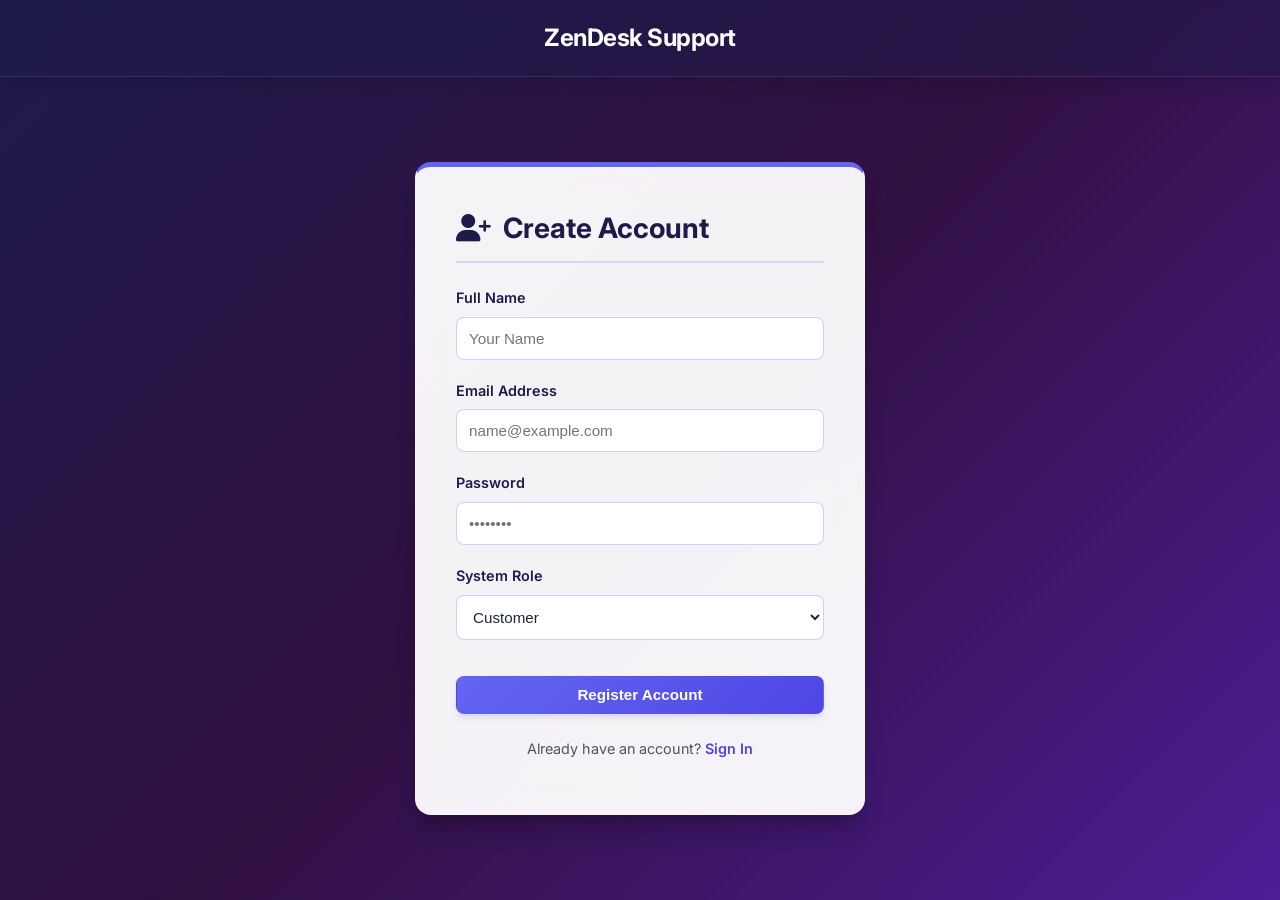
<file: index.html>
<!DOCTYPE html>
<html lang="en">
<head>
    <meta charset="UTF-8">
    <meta name="viewport" content="width=device-width, initial-scale=1.0">
    <title>ZenDesk Support - Create Account</title>
    <link rel="stylesheet" href="style.css">
</head>
<body>

    <header>
        <h1>ZenDesk Support</h1>
    </header>

    <div class="auth-container">
        <!-- Register Card -->
        <div id="register-card" class="auth-card">
            <h2 class="auth-title">
                <i class="fa-solid fa-user-plus" style="margin-right: 0.75rem;"></i>Create Account
            </h2>
            <form id="register-form">
                <div class="form-group">
                    <label class="form-label" for="register-name">Full Name</label>
                    <input type="text" id="register-name" class="form-input" placeholder="Your Name" required>
                </div>
                <div class="form-group">
                    <label class="form-label" for="register-email">Email Address</label>
                    <input type="email" id="register-email" class="form-input" placeholder="name@example.com" required>
                </div>
                <div class="form-group">
                    <label class="form-label" for="register-password">Password</label>
                    <input type="password" id="register-password" class="form-input" placeholder="••••••••" required>
                </div>
                <div class="form-group">
                    <label class="form-label" for="register-role">System Role</label>
                    <select id="register-role" class="form-input" required>
                        <option value="CUSTOMER">Customer</option>
                        <option value="SUPPORT_AGENT">Support Agent</option>
                        <option value="SUPERVISOR">Supervisor</option>
                    </select>
                </div>
                <button type="submit" class="btn btn-primary" style="width: 100%; margin-top: 1rem;">Register Account</button>
            </form>
            <p style="text-align: center; margin-top: 1.5rem; font-size: 0.9rem; color: #4b5563;">
                Already have an account? <a href="login.html" class="link-theme">Sign In</a>
            </p>
        </div>
    </div>

    <script src="script.js"></script>
</body>
</html>
</file>
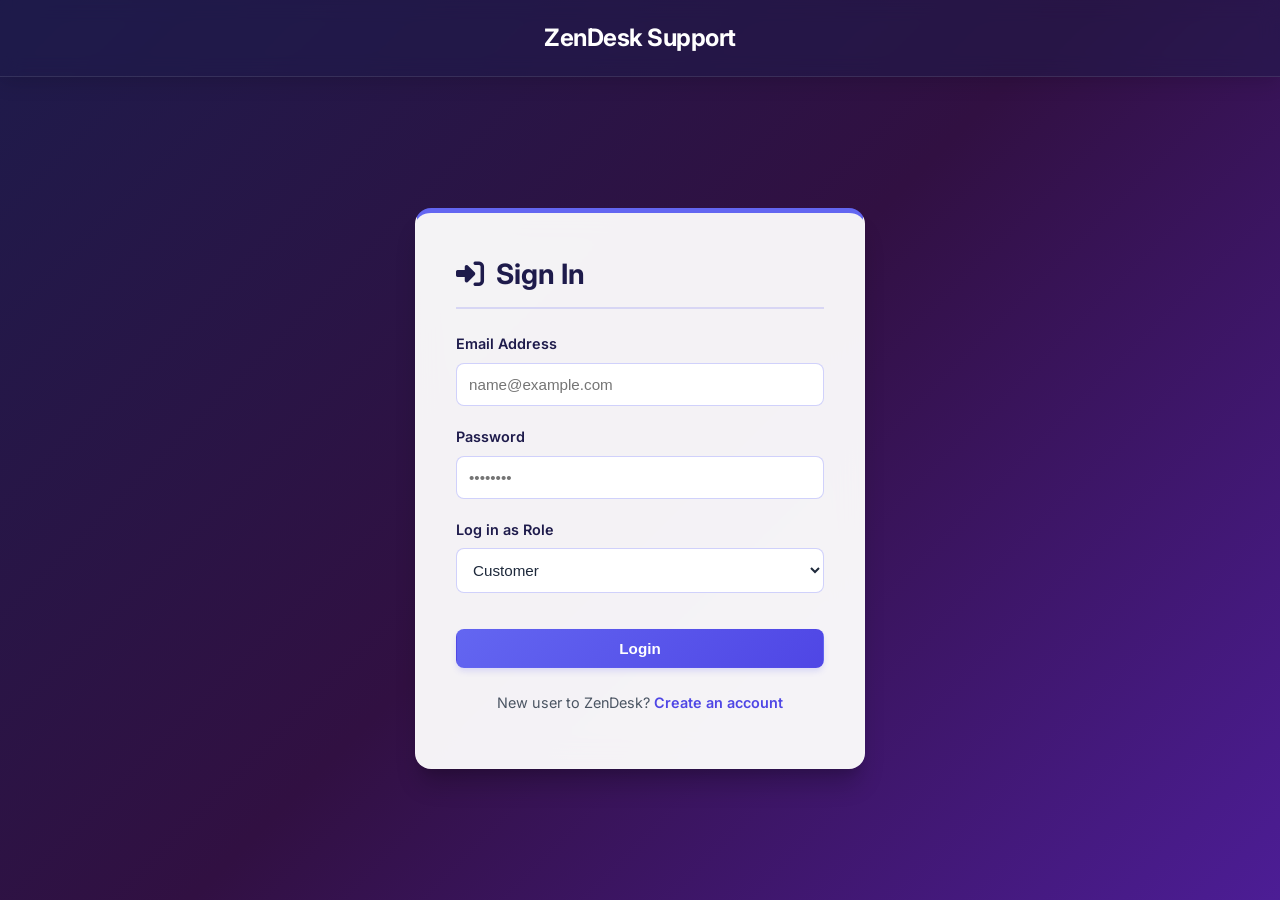
<file: agents.html>
<!DOCTYPE html>
<html lang="en">
<head>
    <meta charset="UTF-8">
    <meta name="viewport" content="width=device-width, initial-scale=1.0">
    <title>ZenDesk - Agents & Workloads</title>
    <link rel="stylesheet" href="style.css">
</head>
<body>

    <header>
        <!-- Generated Dynamically -->
    </header>

    <div class="container">
        <!-- 1. Supervisor Dashboard List -->
        <div id="supervisor-agents-card" class="card hidden">
            <h2 class="card-title">Agents Workload Capacity & Availability</h2>
            <div style="overflow-x: auto;">
                <table>
                    <thead>
                        <tr>
                            <th style="width: 80px;">Agent ID</th>
                            <th>Full Name</th>
                            <th>Email</th>
                            <th>Department</th>
                            <th>Active Load (Current/Max)</th>
                            <th>Actions</th>
                        </tr>
                    </thead>
                    <tbody id="agents-table-body">
                        <!-- Dynamically loaded -->
                    </tbody>
                </table>
            </div>
        </div>

        <!-- 2. Agent Personal Profile Card -->
        <div id="agent-profile-card" class="card hidden" style="max-width: 550px; margin: 0 auto;">
            <h2 class="card-title"><i class="fa-solid fa-id-card" style="color: #6366f1; margin-right: 0.75rem;"></i>My Support Agent Profile</h2>
            
            <div id="agent-profile-details" style="display: flex; flex-direction: column; gap: 1.25rem; margin-top: 1.5rem;">
                <div style="display: flex; align-items: center; justify-content: space-between; border-bottom: 1px solid rgba(226, 232, 240, 0.5); padding-bottom: 0.75rem;">
                    <span style="font-weight: 600; color: #1e1b4b;"><i class="fa-solid fa-building" style="margin-right: 0.5rem; color: #6366f1;"></i> Department</span>
                    <span id="display-agent-dept" style="font-weight: 500; color: #334155;">General Support</span>
                </div>
                
                <div style="display: flex; align-items: center; justify-content: space-between; border-bottom: 1px solid rgba(226, 232, 240, 0.5); padding-bottom: 0.75rem;">
                    <span style="font-weight: 600; color: #1e1b4b;"><i class="fa-solid fa-graduation-cap" style="margin-right: 0.5rem; color: #6366f1;"></i> Specialization Focus</span>
                    <span id="display-agent-spec" style="font-weight: 500; color: #334155;">Technical Support</span>
                </div>
                
                <div style="display: flex; align-items: center; justify-content: space-between; border-bottom: 1px solid rgba(226, 232, 240, 0.5); padding-bottom: 0.75rem;">
                    <span style="font-weight: 600; color: #1e1b4b;"><i class="fa-solid fa-ticket" style="margin-right: 0.5rem; color: #6366f1;"></i> Ticket Load Capacity</span>
                    <span id="display-agent-capacity" style="font-weight: 500; color: #334155;">5 Tickets Max</span>
                </div>
                
                <div style="display: flex; align-items: center; justify-content: space-between; border-bottom: 1px solid rgba(226, 232, 240, 0.5); padding-bottom: 0.75rem;">
                    <span style="font-weight: 600; color: #1e1b4b;"><i class="fa-solid fa-list-check" style="margin-right: 0.5rem; color: #6366f1;"></i> Current Active Load</span>
                    <span id="display-agent-load" style="font-weight: 700; color: #4f46e5;">0 / 5</span>
                </div>
                
                <div style="display: flex; align-items: center; justify-content: space-between; padding-bottom: 0.5rem;">
                    <span style="font-weight: 600; color: #1e1b4b;"><i class="fa-solid fa-signal" style="margin-right: 0.5rem; color: #6366f1;"></i> System Status</span>
                    <span id="display-agent-status">Online</span>
                </div>
            </div>
            
            <p id="agent-profile-status-message" style="margin-top: 1.5rem; font-size: 0.85rem; color:#64748b; text-align: center; font-style: italic;">
                Note: Profile updates are restricted . Contact your supervisor to request capacity changes.
            </p>
        </div>
    </div>

    <!-- Edit Agent Modal -->
    <div id="edit-agent-modal" class="modal-overlay">
        <div class="modal-card">
            <div class="modal-header">
                <h3 class="modal-title">Edit Agent Profile</h3>
                <button class="modal-close-btn" onclick="closeEditModal()">&times;</button>
            </div>
            <form id="edit-agent-form">
                <input type="hidden" id="edit-agent-id">
                <input type="hidden" id="edit-agent-avail">
                
                <div class="form-group">
                    <label class="form-label" for="edit-agent-dept">Assigned Department</label>
                    <input type="text" id="edit-agent-dept" class="form-input" required>
                </div>
                
                <div class="form-group">
                    <label class="form-label" for="edit-agent-spec">Specialization Focus</label>
                    <input type="text" id="edit-agent-spec" class="form-input" required>
                </div>
                
                <div class="form-group">
                    <label class="form-label" for="edit-agent-capacity">Max Ticket Capacity</label>
                    <input type="number" id="edit-agent-capacity" class="form-input" min="1" max="20" required>
                </div>
                
                <div class="modal-footer">
                    <button type="button" class="btn btn-secondary" onclick="closeEditModal()">Cancel</button>
                    <button type="submit" class="btn btn-primary">Save Changes</button>
                </div>
            </form>
        </div>
    </div>

    <script src="script.js"></script>
</body>
</html>
</file>
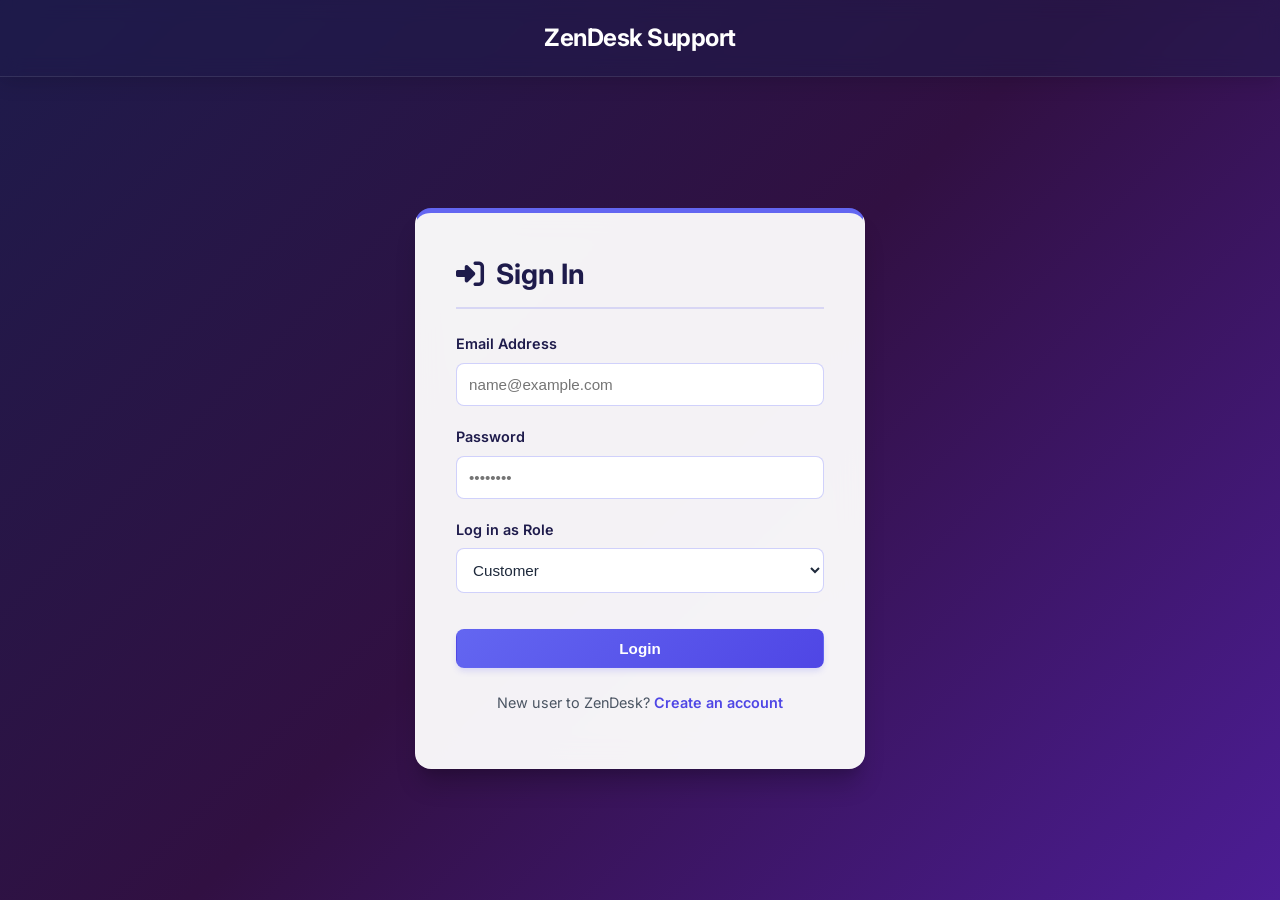
<file: assignments.html>
<!DOCTYPE html>
<html lang="en">
<head>
    <meta charset="UTF-8">
    <meta name="viewport" content="width=device-width, initial-scale=1.0">
    <title>ZenDesk - Ticket Assignments</title>
    <link rel="stylesheet" href="style.css">
</head>
<body>

    <header>
        <!-- Generated Dynamically -->
    </header>

    <div class="container" style="max-width: 600px;">
        <div class="card">
            <h2 class="card-title">Routing & Assignments Console</h2>
            <p style="color: #6b7280; font-size: 0.9rem; margin-bottom: 1.5rem;">Perform ticket dispatch actions below. Assignments are restricted to supervisors.</p>

            <!-- Manual Assignment Form -->
            <div style="border-bottom: 1px solid #e5e7eb; padding-bottom: 1.5rem; margin-bottom: 1.5rem;">
                <h3 style="font-size: 1.1rem; margin-top: 0; margin-bottom: 0.75rem;">Manual Assignment Dispatch</h3>
                <form id="assign-form">
                    <div class="form-group">
                        <label class="form-label" for="assign-ticket-id">Ticket ID</label>
                        <input type="number" id="assign-ticket-id" class="form-input" placeholder="e.g. 1" required>
                    </div>
                    <div class="form-group">
                        <label class="form-label" for="assign-agent-id">Agent Profile ID</label>
                        <input type="number" id="assign-agent-id" class="form-input" placeholder="e.g. 2" required>
                    </div>
                    <button type="submit" class="btn btn-primary">Assign Ticket</button>
                </form>
            </div>

            <!-- Auto Assignment Form -->
            <div style="border-bottom: 1px solid #e5e7eb; padding-bottom: 1.5rem; margin-bottom: 1.5rem;">
                <h3 style="font-size: 1.1rem; margin-top: 0; margin-bottom: 0.75rem;">Auto-Assign Dispatch (Least Loaded Agent)</h3>
                <form id="auto-assign-form">
                    <div class="form-group">
                        <label class="form-label" for="auto-ticket-id">Ticket ID</label>
                        <input type="number" id="auto-ticket-id" class="form-input" placeholder="e.g. 1" required>
                    </div>
                    <button type="submit" class="btn btn-secondary">Auto-Route Ticket</button>
                </form>
            </div>

            <!-- Unassign Form -->
            <div>
                <h3 style="font-size: 1.1rem; margin-top: 0; margin-bottom: 0.75rem;">Unassign & Reset Ticket</h3>
                <form id="unassign-form">
                    <div class="form-group">
                        <label class="form-label" for="unassign-ticket-id">Ticket ID</label>
                        <input type="number" id="unassign-ticket-id" class="form-input" placeholder="e.g. 1" required>
                    </div>
                    <button type="submit" class="btn btn-danger">Unassign Ticket</button>
                </form>
            </div>
        </div>
    </div>

    <script src="script.js"></script>
</body>
</html>
</file>
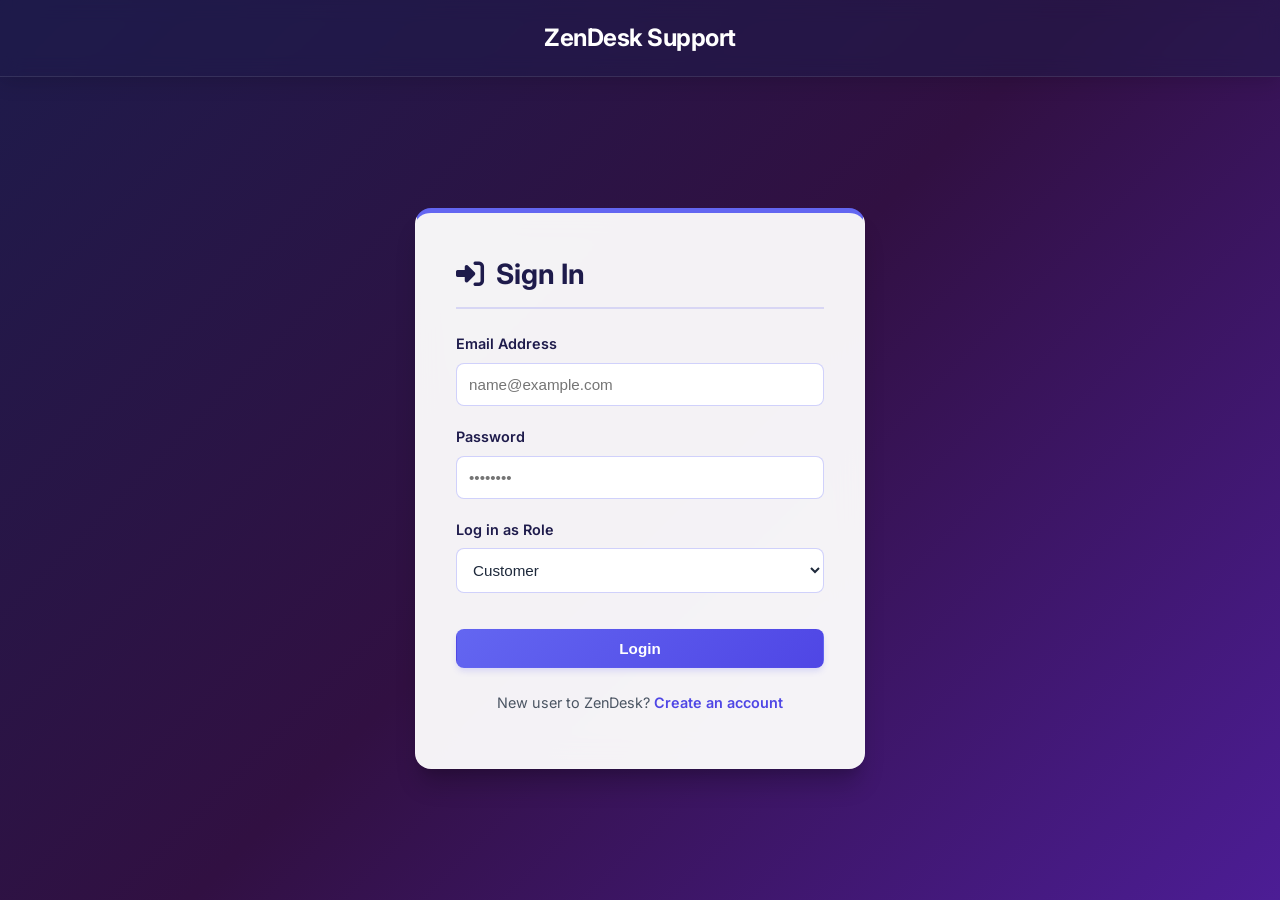
<file: comments.html>
<!DOCTYPE html>
<html lang="en">
<head>
    <meta charset="UTF-8">
    <meta name="viewport" content="width=device-width, initial-scale=1.0">
    <title>ZenDesk - Comments & Conversation</title>
    <link rel="stylesheet" href="style.css">
</head>
<body>

    <header>
        <!-- Generated Dynamically -->
    </header>

    <div class="container" style="max-width: 800px;">
        <p><a href="tickets.html" style="color: #ffffff; text-decoration: none; font-weight: 600;"><i class="fa-solid fa-arrow-left"></i> Back to Tickets Directory</a></p>
        
        <!-- Ticket Information Summary Box -->
        <div id="comments-ticket-header" class="card" style="margin-top: 1rem;">
            <!-- Loaded dynamically -->
        </div>

        <!-- Conversation Logs History -->
        <div class="card">
            <h3 class="card-title">Conversation Timeline</h3>
            <div id="comments-list-box" style="margin-bottom: 2rem;">
                <!-- Loaded dynamically -->
            </div>

            <!-- Add Comment Form -->
            <div style="border-top: 2px solid #f3f4f6; padding-top: 1.5rem;">
                <h3 style="font-size: 1.1rem; margin-top: 0; margin-bottom: 0.75rem;">Post a Reply</h3>
                <form id="add-comment-form">
                    <div class="form-group">
                        <textarea id="comment-text" class="form-input" rows="4" placeholder="Enter message reply content..." required style="resize: vertical; font-family: inherit;"></textarea>
                    </div>
                    <div style="display: flex; justify-content: space-between; align-items: center;">
                        <div id="comment-internal-wrapper" class="hidden">
                            <label style="cursor: pointer; font-weight: 500; font-size: 0.9rem; color: #d97706;">
                                <input type="checkbox" id="comment-is-internal"> Secure Internal Note (Hidden from Customer)
                            </label>
                        </div>
                        <div style="flex-grow: 1; text-align: right;">
                            <button type="submit" class="btn btn-primary">Post Reply</button>
                        </div>
                    </div>
                </form>
            </div>
        </div>
    </div>

    <script src="script.js"></script>
</body>
</html>
</file>
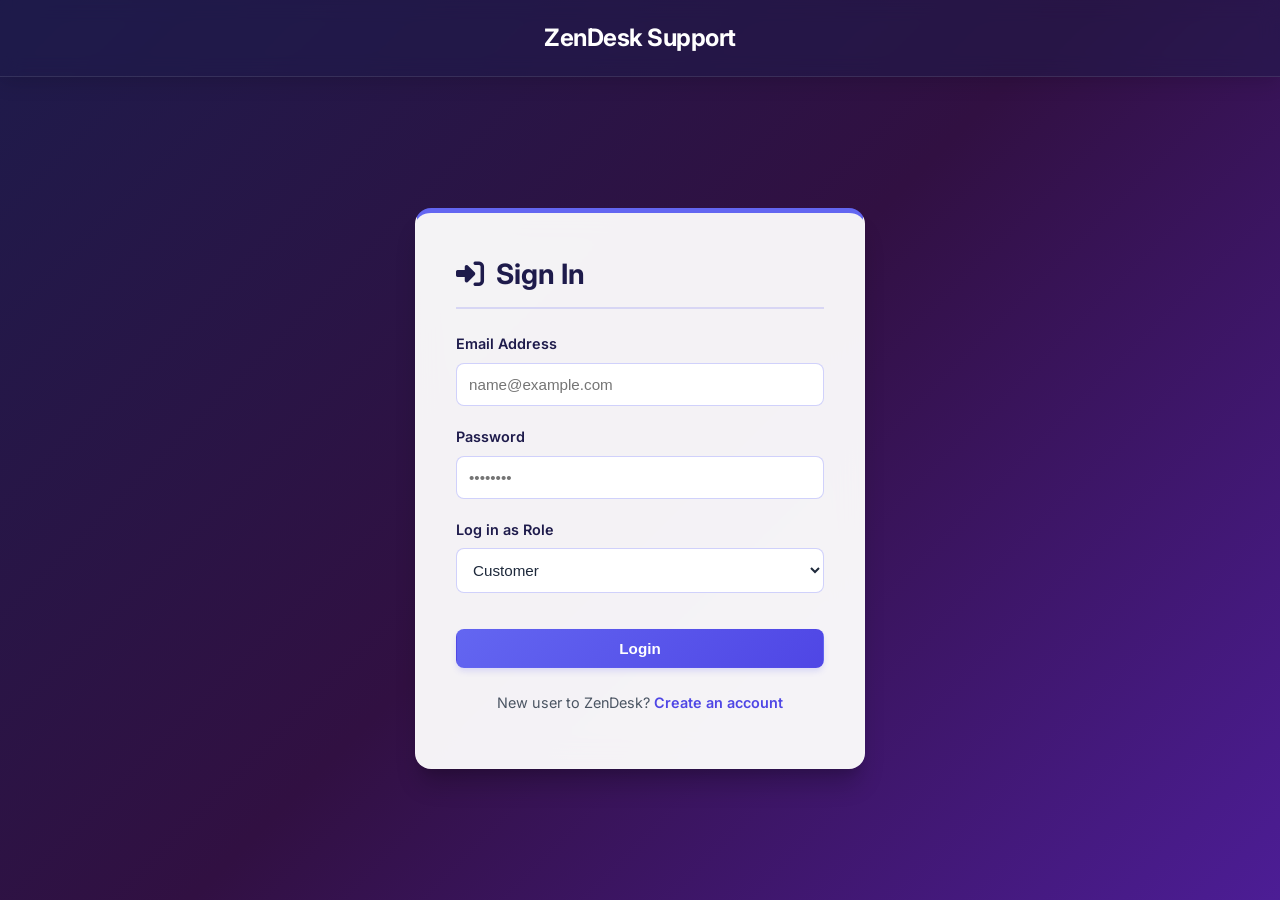
<file: login.html>
<!DOCTYPE html>
<html lang="en">
<head>
    <meta charset="UTF-8">
    <meta name="viewport" content="width=device-width, initial-scale=1.0">
    <title>ZenDesk Support - Sign In</title>
    <link rel="stylesheet" href="style.css">
</head>
<body>

    <header>
        <h1>ZenDesk Support</h1>
    </header>

    <div class="auth-container">
        <!-- Login Card -->
        <div id="login-card" class="auth-card">
            <h2 class="auth-title">
                <i class="fa-solid fa-right-to-bracket" style="margin-right: 0.75rem;"></i>Sign In
            </h2>
            
            <div id="registered-alert" class="alert-info">
                <i class="fa-solid fa-circle-check" style="margin-right: 0.5rem;"></i> Registration successful! Please log in below.
            </div>

            <form id="login-form">
                <div class="form-group">
                    <label class="form-label" for="login-email">Email Address</label>
                    <input type="email" id="login-email" class="form-input" placeholder="name@example.com" required>
                </div>
                <div class="form-group">
                    <label class="form-label" for="login-password">Password</label>
                    <input type="password" id="login-password" class="form-input" placeholder="••••••••" required>
                </div>
                <div class="form-group">
                    <label class="form-label" for="login-role">Log in as Role</label>
                    <select id="login-role" class="form-input" required>
                        <option value="CUSTOMER">Customer</option>
                        <option value="SUPPORT_AGENT">Support Agent</option>
                        <option value="SUPERVISOR">Supervisor</option>
                    </select>
                </div>
                <button type="submit" class="btn btn-primary" style="width: 100%; margin-top: 1rem;">Login</button>
            </form>
            <p style="text-align: center; margin-top: 1.5rem; font-size: 0.9rem; color: #4b5563;">
                New user to ZenDesk? <a href="index.html" class="link-theme">Create an account</a>
            </p>
        </div>
    </div>

    <script src="script.js"></script>
</body>
</html>
</file>
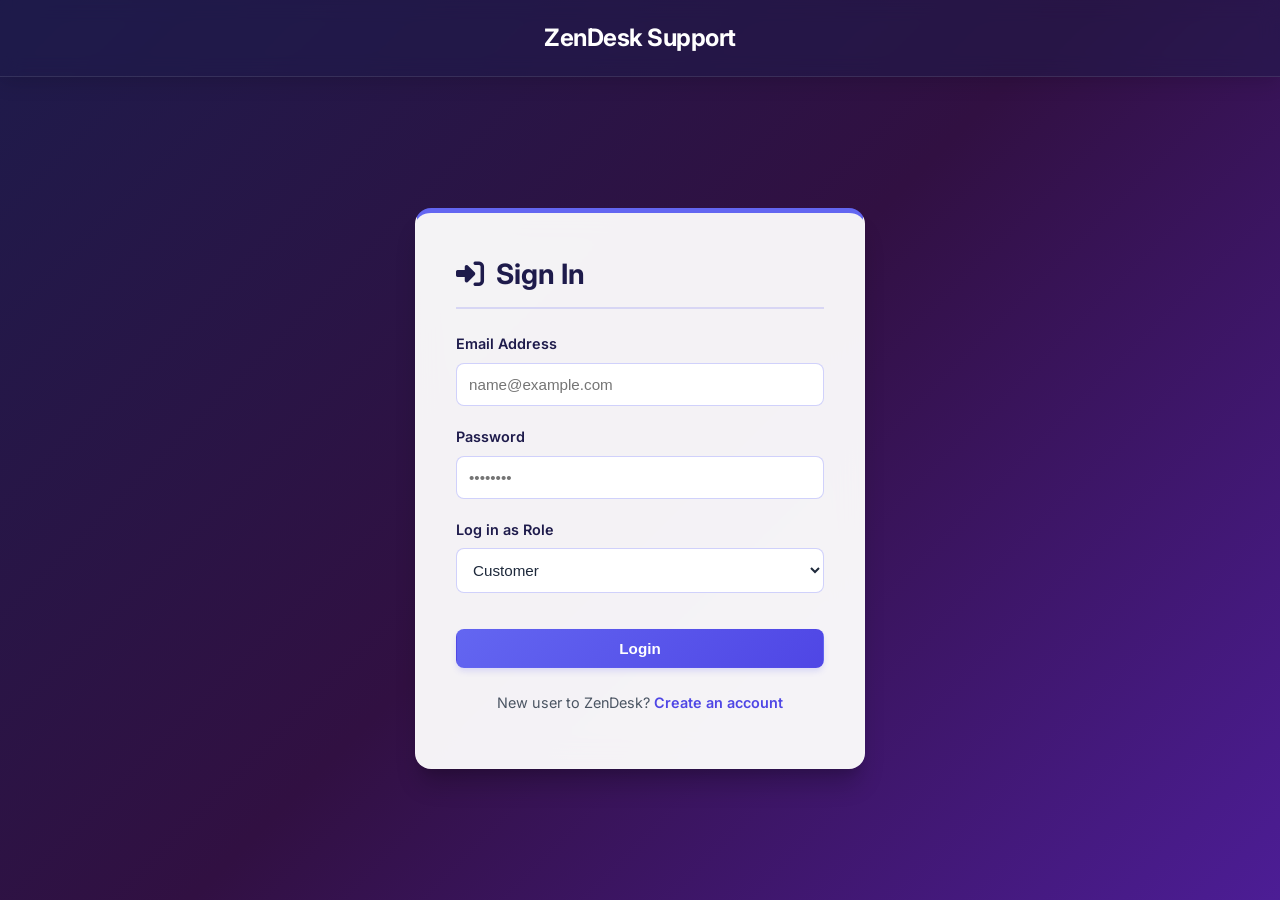
<file: tickets.html>
<!DOCTYPE html>
<html lang="en">
<head>
    <meta charset="UTF-8">
    <meta name="viewport" content="width=device-width, initial-scale=1.0">
    <title>ZenDesk - Tickets Lifecycle</title>
    <link rel="stylesheet" href="style.css">
</head>
<body>

    <header>
        <!-- Generated Dynamically -->
    </header>

    <div class="container">
        <div class="dashboard-row">
            <!-- Left: Tickets List -->
            <div class="flex-2 card">
                <div class="clearfix" style="margin-bottom: 1rem;">
                    <h2 class="card-title" style="float: left; border: none; margin: 0; padding: 0;">Support Tickets</h2>
                    <div class="float-right">
                        <label for="tickets-status-filter" style="font-size: 0.9rem; margin-right: 0.5rem; font-weight:600;">Filter:</label>
                        <select id="tickets-status-filter" class="form-input" style="display: inline-block; width: 140px; padding: 0.25rem;">
                            <option value="ALL">All Statuses</option>
                            <option value="OPEN">Open</option>
                            <option value="IN_PROGRESS">In Progress</option>
                            <option value="ESCALATED">Escalated</option>
                            <option value="RESOLVED">Resolved</option>
                            <option value="CLOSED">Closed</option>
                        </select>
                    </div>
                </div>

                <div id="tickets-stats-panel" class="hidden" style="display: flex; gap: 1rem; margin-bottom: 1.5rem; flex-wrap: wrap; background: rgba(99, 102, 241, 0.05); padding: 1.25rem; border-radius: 12px; border: 1px solid rgba(99, 102, 241, 0.15);">
                    <!-- Loaded dynamically -->
                </div>

                <div style="overflow-x: auto;">
                    <table id="tickets-table">
                        <thead>
                            <tr>
                                <th style="width: 80px;">Ticket ID</th>
                                <th>Title</th>
                                <th>Category</th>
                                <th>Status</th>
                                <th>Priority</th>
                                <th>Assigned Agent</th>
                                <th>Actions</th>
                            </tr>
                        </thead>
                        <tbody id="tickets-table-body">
                            <!-- Loaded dynamically -->
                        </tbody>
                    </table>
                </div>
            </div>

            <!-- Right: Submit Ticket Form (Customer Only) -->
            <div class="flex-1 card hidden" id="customer-create-card">
                <h2 class="card-title">Submit New Issue</h2>
                <form id="ticket-form">
                    <div class="form-group">
                        <label class="form-label" for="ticket-title">Title</label>
                        <input type="text" id="ticket-title" class="form-input" placeholder="Summarize your issue" required>
                    </div>
                    <div class="form-group">
                        <label class="form-label" for="ticket-category">Category</label>
                        <select id="ticket-category" class="form-input" required>
                            <option value="Technical Support">Technical Support</option>
                            <option value="Billing & Pricing">Billing & Pricing</option>
                            <option value="Account Management">Account Management</option>
                            <option value="Feature Request">Feature Request</option>
                        </select>
                    </div>
                    <div class="form-group">
                        <label class="form-label" for="ticket-priority">Priority</label>
                        <select id="ticket-priority" class="form-input" required>
                            <option value="LOW">Low (72 hours response)</option>
                            <option value="MEDIUM" selected>Medium (24 hours response)</option>
                            <option value="HIGH">High (12 hours response)</option>
                            <option value="CRITICAL">Critical (4 hours response)</option>
                        </select>
                    </div>
                    <div class="form-group">
                        <label class="form-label" for="ticket-description">Detailed Description</label>
                        <textarea id="ticket-description" class="form-input" rows="5" placeholder="Provide details about the problem" required style="resize: vertical; font-family: inherit;"></textarea>
                    </div>
                    <button type="submit" class="btn btn-primary" style="width: 100%;">Submit Ticket</button>
                </form>
            </div>
        </div>
    </div>

    <script src="script.js"></script>
</body>
</html>
</file>
<file: style.css>
/* Custom Premium Purple/Indigo Theme for ZenDesk Support Portal */
@import url('https://fonts.googleapis.com/css2?family=Inter:wght@300;400;500;600;700&display=swap');
@import url('https://cdnjs.cloudflare.com/ajax/libs/font-awesome/6.4.0/css/all.min.css');

body {
    font-family: 'Inter', -apple-system, BlinkMacSystemFont, "Segoe UI", Roboto, Arial, sans-serif;
    color: #1e293b;
    background: linear-gradient(135deg, #1e1b4b 0%, #311042 50%, #4c1d95 100%);
    background-attachment: fixed;
    margin: 0;
    padding: 0;
    line-height: 1.5;
    min-height: 100vh;
    display: flex;
    flex-direction: column;
}

header {
    background-color: rgba(30, 27, 75, 0.5);
    backdrop-filter: blur(10px);
    -webkit-backdrop-filter: blur(10px);
    border-bottom: 1px solid rgba(255, 255, 255, 0.1);
    color: #ffffff;
    padding: 1.25rem 2rem;
    display: flex;
    justify-content: space-around;
    align-items: center;
    box-shadow: 0 4px 20px rgba(0, 0, 0, 0.15);
}

header h1 {
    margin: 0;
    font-size: 1.5rem;
    font-weight: 700;
    letter-spacing: -0.5px;
}

header a {
    color: #ffffff;
    text-decoration: none; /* Removes text decoration completely */
    margin-right: 1.5rem;
    font-weight: 500;
    transition: all 0.2s ease;
    border: 1px solid rgba(255, 255, 255, 0.4); /* Premium border around navigation items */
    border-radius: 6px;                          /* Slightly rounds the corners */
    padding: 6px 14px;                           /* Adds breathing room inside the border */
    display: inline-block;
}

header a:hover {
    color: #ffffff;
    text-decoration: none; /* Ensures underlines stay gone on hover */
    background-color: rgba(255, 255, 255, 0.15); /* Premium glassmorphism hover effect */
    border-color: #ffffff;
}

.nav-links {
    display: flex;
    align-items: center;
}

.container {
    max-width: 1100px;
    margin: 3rem auto;
    padding: 0 1.5rem;
    box-sizing: border-box;
    width: 100%;
}

.card {
    background: rgba(255, 255, 255, 0.9);
    backdrop-filter: blur(16px);
    -webkit-backdrop-filter: blur(16px);
    border: 1px solid rgba(255, 255, 255, 0.2);
    border-radius: 16px;
    padding: 2.5rem;
    margin-bottom: 2rem;
    box-shadow: 0 20px 25px -5px rgba(0, 0, 0, 0.2), 0 10px 10px -5px rgba(0, 0, 0, 0.1);
    transition: transform 0.3s ease, box-shadow 0.3s ease;
}

.card:hover {
    transform: translateY(-4px);
    box-shadow: 0 25px 30px -5px rgba(0, 0, 0, 0.25), 0 15px 15px -5px rgba(0, 0, 0, 0.15);
}

.card-title {
    margin-top: 0;
    margin-bottom: 1.5rem;
    font-size: 1.4rem;
    font-weight: 700;
    border-bottom: 2px solid rgba(99, 102, 241, 0.2);
    padding-bottom: 0.75rem;
    color: #1e1b4b;
}

/* Forms */
.form-group {
    margin-bottom: 1.25rem;
}

.form-label {
    display: block;
    margin-bottom: 0.5rem;
    font-weight: 600;
    font-size: 0.9rem;
    color: #1e1b4b;
}

.form-input {
    width: 100%;
    padding: 0.75rem;
    border: 1px solid rgba(99, 102, 241, 0.3);
    border-radius: 8px;
    box-sizing: border-box;
    font-size: 0.95rem;
    background-color: #ffffff;
    color: #1e293b;
    transition: all 0.2s ease;
}

.form-input:focus {
    outline: none;
    border-color: #6366f1;
    box-shadow: 0 0 0 3px rgba(99, 102, 241, 0.2);
}

/* Buttons */
.btn {
    display: inline-block;
    padding: 0.6rem 1.25rem;
    font-size: 0.95rem;
    font-weight: 600;
    border-radius: 8px;
    border: 1px solid transparent;
    cursor: pointer;
    text-decoration: none;
    text-align: center;
    transition: all 0.2s ease;
}

.btn-primary {
    background: linear-gradient(135deg, #6366f1 0%, #4f46e5 100%);
    color: #ffffff;
    box-shadow: 0 4px 6px -1px rgba(99, 102, 241, 0.2);
}

.btn-primary:hover {
    background: linear-gradient(135deg, #4f46e5 0%, #4338ca 100%);
    box-shadow: 0 6px 12px -2px rgba(99, 102, 241, 0.3);
    transform: translateY(-1px);
}

.btn-secondary {
    background-color: #f1f5f9;
    color: #334155;
    border-color: #cbd5e1;
}

.btn-secondary:hover {
    background-color: #e2e8f0;
    transform: translateY(-1px);
}

.btn-danger {
    background: linear-gradient(135deg, #f43f5e 0%, #e11d48 100%);
    color: #ffffff;
    box-shadow: 0 4px 6px -1px rgba(244, 63, 94, 0.2);
}

.btn-danger:hover {
    background: linear-gradient(135deg, #e11d48 0%, #be123c 100%);
    box-shadow: 0 6px 12px -2px rgba(244, 63, 94, 0.3);
    transform: translateY(-1px);
}

.btn-sm {
    padding: 0.35rem 0.75rem;
    font-size: 0.85rem;
}

/* Tables */
table {
    width: 100%;
    border-collapse: collapse;
    margin-top: 1rem;
    margin-bottom: 1rem;
}

th,
td {
    padding: 1rem 0.75rem;
    text-align: left;
    border-bottom: 1px solid #e2e8f0;
}

th {
    background-color: rgba(99, 102, 241, 0.08);
    font-weight: 700;
    color: #1e1b4b;
    font-size: 0.9rem;
}

td {
    color: #334155;
    font-size: 0.95rem;
}

tr:hover {
    background-color: rgba(99, 102, 241, 0.03);
}

/* Badges with Glowing Colors */
.badge {
    display: inline-block;
    padding: 0.25rem 0.5rem;
    font-size: 0.75rem;
    font-weight: 700;
    border-radius: 20px;
    text-transform: uppercase;
}

.badge-open {
    background-color: #e0e7ff;
    color: #4338ca;
    border: 1px solid rgba(99, 102, 241, 0.3);
}

.badge-in-progress {
    background-color: #fef3c7;
    color: #d97706;
    border: 1px solid rgba(217, 119, 6, 0.3);
}

.badge-resolved {
    background-color: #d1fae5;
    color: #047857;
    border: 1px solid rgba(16, 185, 129, 0.3);
}

.badge-closed {
    background-color: #f1f5f9;
    color: #475569;
    border: 1px solid rgba(71, 85, 105, 0.3);
}

.badge-escalated {
    background-color: #ffe4e6;
    color: #e11d48;
    border: 1px solid rgba(225, 29, 72, 0.3);
}

.badge-priority {
    font-weight: 600;
    font-size: 0.8rem;
}

.badge-low {
    color: #64748b;
}

.badge-medium {
    color: #4f46e5;
}

.badge-high {
    color: #ea580c;
}

.badge-critical {
    color: #e11d48;
    font-weight: 700;
}

/* Grid Dashboard helper */
.dashboard-row {
    display: flex;
    gap: 1.5rem;
    flex-wrap: wrap;
}

.flex-1 {
    flex: 1;
    min-width: 300px;
}

.flex-2 {
    flex: 2;
    min-width: 450px;
}

/* Comments Timeline style */
.comment-box {
    background-color: #f8fafc;
    border: 1px solid #e2e8f0;
    border-radius: 8px;
    padding: 1.25rem;
    margin-bottom: 1.25rem;
    transition: background-color 0.2s ease;
}

.comment-box:hover {
    background-color: #f1f5f9;
}

.comment-box.internal {
    background-color: #fef3c7;
    border-color: #fbd38d;
}

.comment-meta {
    font-size: 0.85rem;
    color: #64748b;
    margin-bottom: 0.75rem;
    display: flex;
    justify-content: space-between;
}

.comment-author {
    font-weight: 700;
    color: #334155;
}

.comment-body {
    font-size: 0.95rem;
    color: #334155;
    white-space: pre-wrap;
}

/* Float styling & hidden utilities */
.float-right {
    float: right;
}

.hidden {
    display: none !important;
}

.clearfix::after {
    content: "";
    clear: both;
    display: table;
}

/* Auth Pages Styling */
.auth-container {
    display: flex;
    align-items: center;
    justify-content: center;
    flex: 1;
    padding: 3rem 1.5rem;
}

.auth-card {
    background: rgba(255, 255, 255, 0.95);
    backdrop-filter: blur(16px);
    -webkit-backdrop-filter: blur(16px);
    border: 1px solid rgba(255, 255, 255, 0.2);
    border-radius: 16px;
    padding: 2.5rem;
    box-shadow: 0 20px 25px -5px rgba(0, 0, 0, 0.2), 0 10px 10px -5px rgba(0, 0, 0, 0.1);
    width: 100%;
    max-width: 450px;
    transition: transform 0.3s ease, box-shadow 0.3s ease;
    box-sizing: border-box;
}

.auth-card:hover {
    transform: translateY(-4px);
    box-shadow: 0 25px 30px -5px rgba(0, 0, 0, 0.25), 0 15px 15px -5px rgba(0, 0, 0, 0.15);
}

.auth-title {
    font-weight: 700;
    font-size: 1.75rem;
    margin-top: 0;
    margin-bottom: 1.5rem;
    padding-bottom: 0.75rem;
    display: flex;
    align-items: center;
}

#login-card {
    border-top: 5px solid #6366f1 !important;
}

#login-card .auth-title {
    color: #1e1b4b;
    border-bottom: 2px solid rgba(99, 102, 241, 0.2);
}

#register-card {
    border-top: 5px solid #6366f1 !important;
}

#register-card .auth-title {
    color: #1e1b4b;
    border-bottom: 2px solid rgba(99, 102, 241, 0.2);
}

/* Custom theme links and alerts */
.link-theme {
    font-weight: 600;
    text-decoration: none;
    transition: color 0.2s ease;
}

#login-card .link-theme {
    color: #4f46e5;
}

#login-card .link-theme:hover {
    color: #4338ca;
    text-decoration: underline;
}

#register-card .link-theme {
    color: #4f46e5;
}

#register-card .link-theme:hover {
    color: #4338ca;
    text-decoration: underline;
}

.alert-info {
    background-color: #e0e7ff;
    border-left: 4px solid #6366f1;
    color: #3730a3;
    padding: 0.75rem 1rem;
    border-radius: 6px;
    margin-bottom: 1.5rem;
    font-size: 0.9rem;
    display: none;
}

/* Modal Overlay */
.modal-overlay {
    position: fixed;
    top: 0;
    left: 0;
    right: 0;
    bottom: 0;
    background: rgba(15, 23, 42, 0.6);
    backdrop-filter: blur(8px);
    -webkit-backdrop-filter: blur(8px);
    display: flex;
    align-items: center;
    justify-content: center;
    z-index: 1000;
    opacity: 0;
    pointer-events: none;
    transition: opacity 0.3s ease;
}

.modal-overlay.active {
    opacity: 1;
    pointer-events: auto;
}

/* Modal Content Card */
.modal-card {
    background: rgba(255, 255, 255, 0.95);
    border: 1px solid rgba(255, 255, 255, 0.2);
    border-top: 5px solid #6366f1 !important;
    border-radius: 16px;
    padding: 2.5rem;
    box-shadow: 0 25px 50px -12px rgba(0, 0, 0, 0.5);
    width: 100%;
    max-width: 480px;
    transform: scale(0.9);
    transition: transform 0.3s ease;
    box-sizing: border-box;
}

.modal-overlay.active .modal-card {
    transform: scale(1);
}

.modal-header {
    display: flex;
    justify-content: space-between;
    align-items: center;
    margin-bottom: 1.5rem;
    border-bottom: 2px solid rgba(99, 102, 241, 0.2);
    padding-bottom: 0.75rem;
}

.modal-title {
    font-weight: 700;
    font-size: 1.5rem;
    color: #1e1b4b;
    margin: 0;
}

.modal-close-btn {
    background: none;
    border: none;
    font-size: 1.5rem;
    cursor: pointer;
    color: #94a3b8;
    transition: color 0.2s ease;
}

.modal-close-btn:hover {
    color: #6366f1;
}

.modal-footer {
    display: flex;
    justify-content: flex-end;
    gap: 1rem;
    margin-top: 1.5rem;
}
/* ==========================================================================
    COMPLETE MOBILE RESPONSIVE FIX (Locks Layout & Fixes Right-Side Cut Off)
   ========================================================================== */

/* 1. Prevent any element from forcing the page to scale horizontally */
html, body {
    overflow-x: hidden !important;
    width: 100% !important;
    max-width: 100% !important;
    box-sizing: border-box !important;
}

@media screen and (max-width: 768px) {
    /* ==================== HEADER & NAV FIX ==================== */
    header {
        display: flex !important;
        flex-direction: column !important;
        gap: 1rem !important;
        padding: 1rem !important;
        align-items: stretch !important;
        width: 100% !important;
        box-sizing: border-box !important;
    }

    .header-top-row {
        display: flex !important;
        justify-content: space-between !important;
        align-items: center !important;
        width: 100% !important;
        box-sizing: border-box !important;
    }

    header h1 {
        font-size: 1.25rem !important;
        margin: 0 !important;
    }

    .nav-links {
        display: flex !important;
        gap: 10px !important;
        width: 100% !important;        
        padding: 4px 0 8px 0 !important; 
        margin: 0 !important;          
        overflow-x: auto !important;
        white-space: nowrap !important;
        flex-direction: row !important;
        justify-content: flex-start !important;
        -webkit-overflow-scrolling: touch !important;
        box-sizing: border-box !important;
    }

    /* Hide scrollbars */
    .nav-links::-webkit-scrollbar { display: none !important; }
    .nav-links { -ms-overflow-style: none !important; scrollbar-width: none !important; }

    header a {
        width: 110px !important;     /* Perfect fixed size for mobile view */
        flex-shrink: 0 !important;   
        text-align: center !important;
        padding: 10px 0 !important;
        font-size: 0.85rem !important;
        border-radius: 8px !important;
        display: inline-block !important;
        box-sizing: border-box !important;
        background-color: rgba(255, 255, 255, 0.06) !important;
        border: 1px solid rgba(99, 102, 241, 0.2) !important;
        color: #cbd5e1 !important;
        text-decoration: none !important; /* Removes underlines on mobile viewports */
    }

    header a:hover {
        text-decoration: none !important; /* Locks underlines off on mobile hover states */
    }

    header a.active {
        color: #ffffff !important;
        background-color: #4f46e5 !important;
        border-color: #6366f1 !important;
    }

    /* ==================== MAIN CONTENT & CARD FIXES ==================== */
    /* Shrink the page margins so elements don't get squeezed */
    .container {
        margin: 1rem auto !important;
        padding: 0 1rem !important;
        width: 100% !important;
        box-sizing: border-box !important;
    }

    /* Reduce card internal padding so it doesn't push bounds out */
    .card {
        padding: 1.25rem !important;
        margin-bottom: 1rem !important;
        width: 100% !important;
        box-sizing: border-box !important;
    }

    /* Overwrite fixed desktop min-widths causing the right-side cut off */
    .dashboard-row {
        flex-direction: column !important;
        gap: 1rem !important;
    }

    .flex-1, .flex-2 {
        flex: none !important;
        width: 100% !important;
        min-width: 0 !important; /* Overrides the desktop 300px and 450px limits */
    }

    /* Make ticket summary blocks tile cleanly in pairs instead of breaking out */
    .card .dashboard-row {
        display: grid !important;
        grid-template-columns: repeat(2, 1fr) !important; /* Shows 2 cards per row */
        gap: 10px !important;
    }
    
    .card .dashboard-row .card {
        margin-bottom: 0 !important;
    }

    /* ==================== TABLE RESPONSIVENESS ==================== */
    /* Tables naturally break layouts on mobile. This forces them into a scroll box */
    table {
        display: block !important;
        width: 100% !important;
        overflow-x: auto !important; /* Let's just the data matrix scroll if needed */
        white-space: nowrap !important;
        -webkit-overflow-scrolling: touch;
    }
}
</file>
